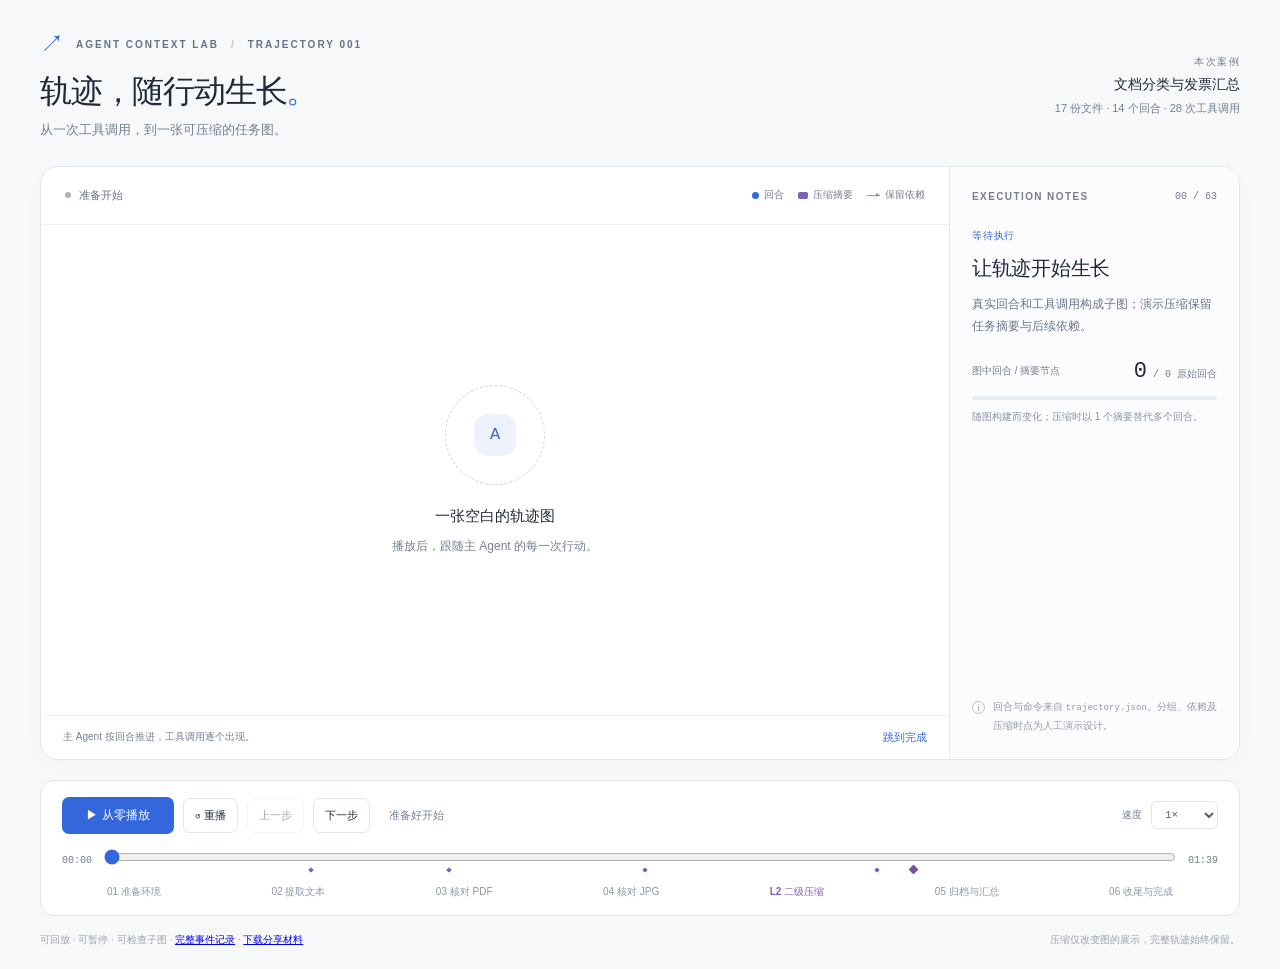
<file: trajectory-animation/index.html>
<!doctype html>
<html lang="zh-CN">
<head>
  <meta charset="utf-8">
  <meta name="viewport" content="width=device-width,initial-scale=1">
  <meta name="color-scheme" content="light">
  <title>Agent 轨迹 · 生长与压缩</title>
  <link rel="stylesheet" href="styles.css">
</head>
<body>
  <main class="app">
    <header class="header">
      <div><div class="eyebrow"><span class="brand-mark">↗</span> AGENT CONTEXT LAB <span class="slash">/</span> TRAJECTORY 001</div>
        <h1>轨迹，随行动生长<span>。</span></h1>
        <p class="subtitle">从一次工具调用，到一张可压缩的任务图。</p>
      </div>
      <div class="case-note"><span class="small-label">本次案例</span><strong>文档分类与发票汇总</strong><span>17 份文件 · 14 个回合 · 28 次工具调用</span></div>
    </header>

    <section class="workspace" aria-label="轨迹动画">
      <div class="graph-column">
        <div class="graph-toolbar"><div class="live-label"><span id="live-dot" class="live-dot"></span><span id="mode-label">准备开始</span></div>
          <div class="legend"><span><i class="legend-dot"></i>回合</span><span><i class="legend-summary"></i>压缩摘要</span><span><i class="legend-edge"></i>保留依赖</span></div>
        </div>
        <div id="graph-stage" class="graph-stage">
          <svg id="graph" role="img" aria-labelledby="graph-title graph-desc"><title id="graph-title">主 Agent 执行与子任务压缩动画</title><desc id="graph-desc">轨迹从空白逐步构建，已完成子图可收拢为摘要，依赖连线随摘要移动。</desc></svg>
          <div id="empty-state" class="empty-state"><div class="empty-orbit"><span>A</span></div><strong>一张空白的轨迹图</strong><span>播放后，跟随主 Agent 的每一次行动。</span></div>
        </div>
        <div class="graph-bottom"><span id="graph-caption">任务到达 → 执行 action → 形成子图 → 压缩为摘要</span><button id="overview" class="text-button" type="button">跳到完成</button></div>
      </div>

      <aside class="inspector" aria-label="当前行动与节点详情">
        <div class="inspector-heading"><span class="small-label">EXECUTION NOTES</span><span id="event-number" class="mono">00 / 00</span></div>
        <div class="event-type" id="event-type">等待执行</div>
        <h2 id="event-title">让轨迹开始生长</h2>
        <p id="event-description">真实回合和工具调用构成子图；演示压缩保留任务摘要与后续依赖。</p>
        <div id="action-box" class="action-box" hidden><div id="action-label" class="small-label">ACTION</div><pre id="action-code"></pre></div>
        <div id="compression-box" class="compression-box" hidden><div class="small-label">压缩后保留</div><ul id="retained-list"></ul><div class="compression-foot">原始节点可在下方重新展开查看。</div></div>
        <details id="result-records" hidden><summary>查看结构化结果 · 17 份文档</summary><div id="result-records-body"></div></details>
        <div class="context-stat"><div class="stat-header"><span>图中回合 / 摘要节点</span><strong><span id="visible-count">0</span><span class="stat-unit"> / <span id="original-count">0</span> 原始回合</span></strong></div><div class="stat-track"><div id="stat-bar"></div></div><p id="stat-note">随图构建而变化；压缩时以 1 个摘要替代多个回合。</p></div>
        <div id="inspect-section" class="inspect-section" hidden><div class="small-label">子图检查</div><div id="group-controls"></div><details id="evidence-details"><summary>查看选中回合的原始记录</summary><div id="evidence-body"></div></details></div>
        <div class="provenance"><span class="provenance-mark">i</span><p>回合与命令来自 <code>trajectory.json</code>。分组、依赖及压缩时点为人工演示设计。</p></div>
      </aside>
    </section>

    <section class="player" aria-label="播放控制">
      <div class="player-main"><button id="play" class="play-button" type="button">▶ 从零播放</button><button id="restart" class="secondary-button" aria-label="重新开始" type="button">↺ 重播</button><button id="previous" class="secondary-button" type="button">上一步</button><button id="next" class="secondary-button" type="button">下一步</button>
        <div id="player-status" class="player-status" role="status" aria-live="polite">准备好开始</div>
        <label class="speed-control">速度<select id="speed"><option value="0.5">0.5×</option><option value="1" selected>1×</option><option value="1.5">1.5×</option><option value="2">2×</option><option value="3">3×</option></select></label>
      </div>
      <div class="timeline-row"><span id="elapsed" class="mono">00:00</span><div class="timeline-wrap"><label class="sr-only" for="timeline">动画进度</label><input id="timeline" type="range" min="0" max="100" value="0" step="0.01"><div id="timeline-markers" class="timeline-markers"></div></div><span id="duration" class="mono">00:00</span></div>
      <div class="chapter-row" id="chapters"></div>
    </section>
    <footer><span>可回放 · 可暂停 · 可检查子图 · <a href="share-with-chatgpt/execution-events.txt">完整事件记录</a> · <a href="share-with-chatgpt/ChatGPT-Pro-upload.zip" download>下载分享材料</a></span><span>压缩仅改变图的展示，完整轨迹始终保留。</span></footer>
  </main>
  <script src="data.js"></script>
  <script src="app.js"></script>
</body>
</html>
</file>
<file: trajectory-animation/styles.css>
:root{--paper:#f7f8fa;--ink:#202a3a;--muted:#747f91;--blue:#3567dc;--blue-soft:#edf2fd;--line:#e2e6ed;--green:#388c78;--purple:#8060b6;--orange:#c38138;--mono:ui-monospace,SFMono-Regular,Menlo,monospace;font-family:Inter,-apple-system,BlinkMacSystemFont,"Segoe UI","PingFang SC",sans-serif;color:var(--ink);font-synthesis:none}
*{box-sizing:border-box}body{margin:0;background:var(--paper)}button,input,select{font:inherit}button,select,summary{cursor:pointer}button:focus-visible,input:focus-visible,select:focus-visible,summary:focus-visible{outline:3px solid #95b5ff;outline-offset:3px}button{color:inherit}button:disabled{opacity:.4;cursor:default}.app{max-width:1600px;margin:auto;padding:32px 40px 22px}.header{display:flex;justify-content:space-between;align-items:center;gap:30px;margin-bottom:27px}.eyebrow{font-size:10px;font-weight:650;letter-spacing:2px;color:#64738b;display:flex;align-items:center;gap:12px}.brand-mark{font-size:24px;line-height:24px;color:var(--blue);letter-spacing:0}.slash{color:#b9c2d1}h1{font-size:32px;font-weight:600;letter-spacing:-1.2px;line-height:1.3;margin:15px 0 8px}h1 span{color:var(--blue)}.subtitle{font-size:13px;color:var(--muted);margin:0}.case-note{display:flex;flex-direction:column;gap:7px;text-align:right;font-size:11px;color:var(--muted)}.case-note strong{font-size:14px;font-weight:550;color:var(--ink)}.small-label{font-size:10px;letter-spacing:1.4px;color:var(--muted);font-weight:600}.workspace{display:grid;grid-template-columns:minmax(0,1fr) 290px;min-height:590px;border:1px solid var(--line);border-radius:18px;background:#fff;overflow:hidden;box-shadow:0 6px 30px #28375004}.graph-column{min-width:0;display:flex;flex-direction:column}.graph-toolbar{min-height:58px;display:flex;align-items:center;justify-content:space-between;gap:15px;padding:0 24px;border-bottom:1px solid #f0f2f6}.live-label{display:flex;align-items:center;gap:8px;font-size:11px;color:#627189}.live-dot{height:6px;width:6px;border-radius:100%;background:#aab4c4}.live-dot.playing{background:var(--green)}.legend{display:flex;gap:14px;color:var(--muted);font-size:10px}.legend>span{display:flex;align-items:center;gap:5px}.legend-dot{width:7px;height:7px;border-radius:50%;background:var(--blue)}.legend-summary{width:10px;height:7px;border-radius:2px;background:var(--purple)}.legend-edge{width:13px;height:1px;background:#889abb;position:relative}.legend-edge:after{content:"";position:absolute;right:0;top:-2px;border-left:4px solid #889abb;border-top:2px solid transparent;border-bottom:2px solid transparent}.graph-stage{position:relative;flex:1;min-height:490px;background-image:radial-gradient(#d4dbe580 .7px,transparent .7px);background-size:18px 18px;background-position:9px 9px}.graph-stage svg{display:block;width:100%;height:100%;min-height:490px;overflow:visible}.empty-state{position:absolute;inset:0;display:flex;align-items:center;justify-content:center;flex-direction:column;gap:12px;pointer-events:none}.empty-state[hidden]{display:none}.empty-state strong{font-size:15px;font-weight:500}.empty-state>span{font-size:12px;color:var(--muted)}.empty-orbit{width:100px;height:100px;border-radius:50%;border:1px dashed #cbd6e8;display:grid;place-items:center;margin-bottom:10px}.empty-orbit span{display:grid;place-items:center;width:42px;height:42px;background:#edf2fc;color:var(--blue);border-radius:14px;font:500 17px var(--mono)}.graph-bottom{min-height:44px;padding:11px 22px;display:flex;align-items:center;justify-content:space-between;gap:12px;border-top:1px solid #f0f2f6;font-size:10px;color:var(--muted)}.text-button{border:none;background:none;padding:0;font-size:11px;color:var(--blue);white-space:nowrap}.inspector{border-left:1px solid var(--line);background:#fcfcfe;padding:24px 22px;display:flex;flex-direction:column;min-width:0}.inspector-heading{display:flex;justify-content:space-between;align-items:center;margin-bottom:27px}.mono{font-family:var(--mono);font-size:10px;color:var(--muted);font-variant-numeric:tabular-nums}.event-type{font:550 10px var(--mono);letter-spacing:.8px;color:var(--blue);margin-bottom:10px}h2{font-size:20px;line-height:1.5;margin:0 0 10px;font-weight:550;letter-spacing:-.3px}#event-description{font-size:12px;line-height:1.85;margin:0 0 17px;color:#69758a;overflow-wrap:anywhere}.action-box{background:#f0f3f8;border-radius:8px;padding:13px;margin-bottom:18px;min-width:0}.action-box pre{font:10px/1.75 var(--mono);white-space:pre-wrap;overflow-wrap:anywhere;max-height:160px;overflow:auto;margin:8px 0 0;color:#4a6080}.compression-box{background:#f1edf9;border-radius:8px;padding:14px;margin-bottom:18px}.compression-box .small-label{color:#8060b6}.compression-box ul{padding-left:16px;margin:10px 0;font-size:11px;line-height:1.9;color:#665780}.compression-foot{font-size:10px;line-height:1.6;color:#8e7aa8}.context-stat{margin-top:5px;margin-bottom:23px}.stat-header{display:flex;align-items:center;justify-content:space-between;gap:8px;font-size:10px;color:var(--muted)}.stat-header strong{font:500 22px var(--mono);color:var(--ink);white-space:nowrap}.stat-unit{font:10px var(--mono);color:var(--muted)}.stat-track{height:4px;background:#e9edf5;border-radius:2px;margin-top:12px;overflow:hidden}.stat-track div{height:100%;background:var(--blue);width:0;transition:width .35s}.context-stat p{font-size:10px;line-height:1.7;margin:8px 0 0;color:#8993a4}.provenance{display:flex;align-items:flex-start;gap:8px;margin-top:auto;padding-top:20px;font-size:10px;line-height:1.8;color:#929aa9}.provenance-mark{border:1px solid #b6becb;border-radius:50%;width:13px;height:13px;line-height:12px;flex:none;text-align:center;margin-top:3px;font-size:9px}.provenance p{margin:0}.provenance code{font-size:9px}.inspect-section{margin-bottom:12px}.group-control{display:flex;align-items:center;justify-content:space-between;gap:5px;margin-top:9px;font-size:11px}.group-control button{border:1px solid var(--line);background:#fff;border-radius:5px;padding:4px 7px;font-size:10px;color:var(--purple)}details{margin-top:15px;font-size:10px;color:var(--muted)}summary{line-height:1.6}#evidence-body{margin-top:10px;max-height:230px;overflow:auto}#evidence-body h3{font-size:10px;color:#65748c;margin:12px 0 5px}#evidence-body pre{white-space:pre-wrap;overflow-wrap:anywhere;font:10px/1.7 var(--mono);margin:0;color:#6e7889}.player{margin-top:20px;background:#fff;border:1px solid var(--line);border-radius:14px;padding:16px 21px 13px}.player-main{display:flex;align-items:center;gap:9px}.play-button{border:0;border-radius:7px;background:var(--blue);color:#fff;padding:10px 17px;font-size:12px;min-width:112px;font-weight:500}.secondary-button{border:1px solid var(--line);background:#fff;border-radius:7px;padding:9px 11px;font-size:11px;white-space:nowrap}.player-status{margin-left:10px;font-size:11px;color:var(--muted);flex:1;min-width:0}.speed-control{display:flex;align-items:center;gap:9px;font-size:10px;color:var(--muted)}.speed-control select{border:1px solid var(--line);border-radius:6px;padding:6px 9px;background:#fff;color:#536178;font:11px var(--mono)}.timeline-row{display:flex;align-items:center;gap:12px;margin-top:14px}.timeline-wrap{position:relative;flex:1;min-width:0}input[type=range]{display:block;accent-color:var(--blue);width:100%;margin:0;height:18px;cursor:pointer}.timeline-markers{position:relative;height:8px;margin:0 8px;pointer-events:none}.timeline-marker{position:absolute;width:4px;height:4px;border-radius:1px;background:var(--purple);top:2px;transform:rotate(45deg)}.chapter-row{display:flex;justify-content:space-between;gap:6px;margin:8px 45px 0}.chapter-button{border:0;background:none;color:#8c96a7;padding:3px 0;font-size:10px;text-align:left;white-space:nowrap}.chapter-button.active{color:var(--blue)}footer{display:flex;justify-content:space-between;gap:15px;font-size:10px;color:#9ba3b0;margin-top:17px}.sr-only{position:absolute;width:1px;height:1px;padding:0;margin:-1px;overflow:hidden;clip:rect(0,0,0,0);white-space:nowrap;border:0}.graph-node{cursor:pointer}.graph-node:focus{outline:none}.graph-node:focus-visible rect{stroke:var(--blue);stroke-width:2}.graph-text{font-family:Inter,-apple-system,BlinkMacSystemFont,"PingFang SC",sans-serif}.graph-mono{font-family:var(--mono)}[hidden]{display:none!important}
@media(min-width:1500px){.workspace{grid-template-columns:minmax(0,1fr) 320px}.inspector{padding:25px 27px}}
@media(max-width:1050px){.app{padding:24px}.workspace{grid-template-columns:minmax(0,1fr) 255px}.inspector{padding:20px 18px}.legend{gap:8px}.graph-toolbar{padding:0 18px}.player-status{display:none}.speed-control{margin-left:auto}h1{font-size:28px}}
@media(max-width:780px){.app{padding:20px 14px}.header{align-items:flex-start}.case-note{max-width:165px;font-size:10px}h1{font-size:24px}.eyebrow{font-size:8px;letter-spacing:1px;gap:7px}.workspace{grid-template-columns:1fr}.inspector{border-left:0;border-top:1px solid var(--line);display:grid;grid-template-columns:1fr 1fr;gap:0 22px}.inspector-heading,.provenance{grid-column:1/-1}.inspector-heading{margin-bottom:18px}.event-type,h2,#event-description{grid-column:1}.action-box,.compression-box{grid-column:2;grid-row:2/5;align-self:start}.context-stat{grid-column:1}.inspect-section{grid-column:2;grid-row:5/7}.provenance{padding-top:4px}.graph-bottom{padding:12px 18px}.chapter-row{margin-left:0;margin-right:0;flex-wrap:wrap;justify-content:flex-start;gap:5px 18px}footer{font-size:9px}.graph-stage{min-height:470px}}
@media(max-width:480px){.case-note{display:none}.header{margin-bottom:20px}.app{padding:20px 12px}.legend{font-size:9px;gap:7px}.graph-toolbar{padding:0 12px}.player{padding:14px 12px}.player-main{flex-wrap:wrap;gap:7px}.play-button{padding:9px 12px;min-width:105px}.secondary-button{padding:8px;font-size:10px}.speed-control{margin-left:0}.inspector{display:flex}.action-box,.compression-box{width:100%}.graph-bottom{font-size:9px;gap:5px}.subtitle{font-size:12px}footer{flex-direction:column;gap:6px}.inspector-heading{margin-bottom:16px}.chapter-button{font-size:9px}}
.higher-control{padding:8px 0;border-bottom:1px solid #e5ddef}.higher-control>span{max-width:130px;color:var(--purple)}.higher-control button{white-space:nowrap}.higher-marker{width:7px;height:7px;background:#735399;top:0}.chapter-button[data-group="classification"]{color:var(--purple);font-weight:550}#result-records{margin:0 0 20px;color:#79608f}#result-records-body{margin-top:10px;max-height:350px;overflow:auto}.records-table{width:100%;border-collapse:collapse;font-size:9px;line-height:1.7}.records-table th{text-align:left;font-weight:500;color:#8a7b99;padding:5px 3px;border-bottom:1px solid #e6deee}.records-table td{padding:7px 3px;border-bottom:1px solid #eee9f5;color:#675772;vertical-align:top}.records-table td:first-child{overflow-wrap:anywhere}.records-table th:not(:first-child),.records-table td:not(:first-child){text-align:right;font-family:var(--mono);white-space:nowrap}.records-table small{display:block;color:#a092ae;font-size:8px}.records-other{margin:14px 0 6px;font-size:10px}.records-files{padding-left:15px;margin:0;font:9px/1.9 var(--mono);overflow-wrap:anywhere}.records-files small{color:#a092ae}.inspector:has(#result-records:not([hidden])) #compression-box{margin-bottom:10px}
@media(max-width:780px){#result-records{grid-column:2;grid-row:7}.higher-control>span{max-width:none}}
@media(prefers-reduced-motion:reduce){*,*::before,*::after{transition:none!important}}
</file>
